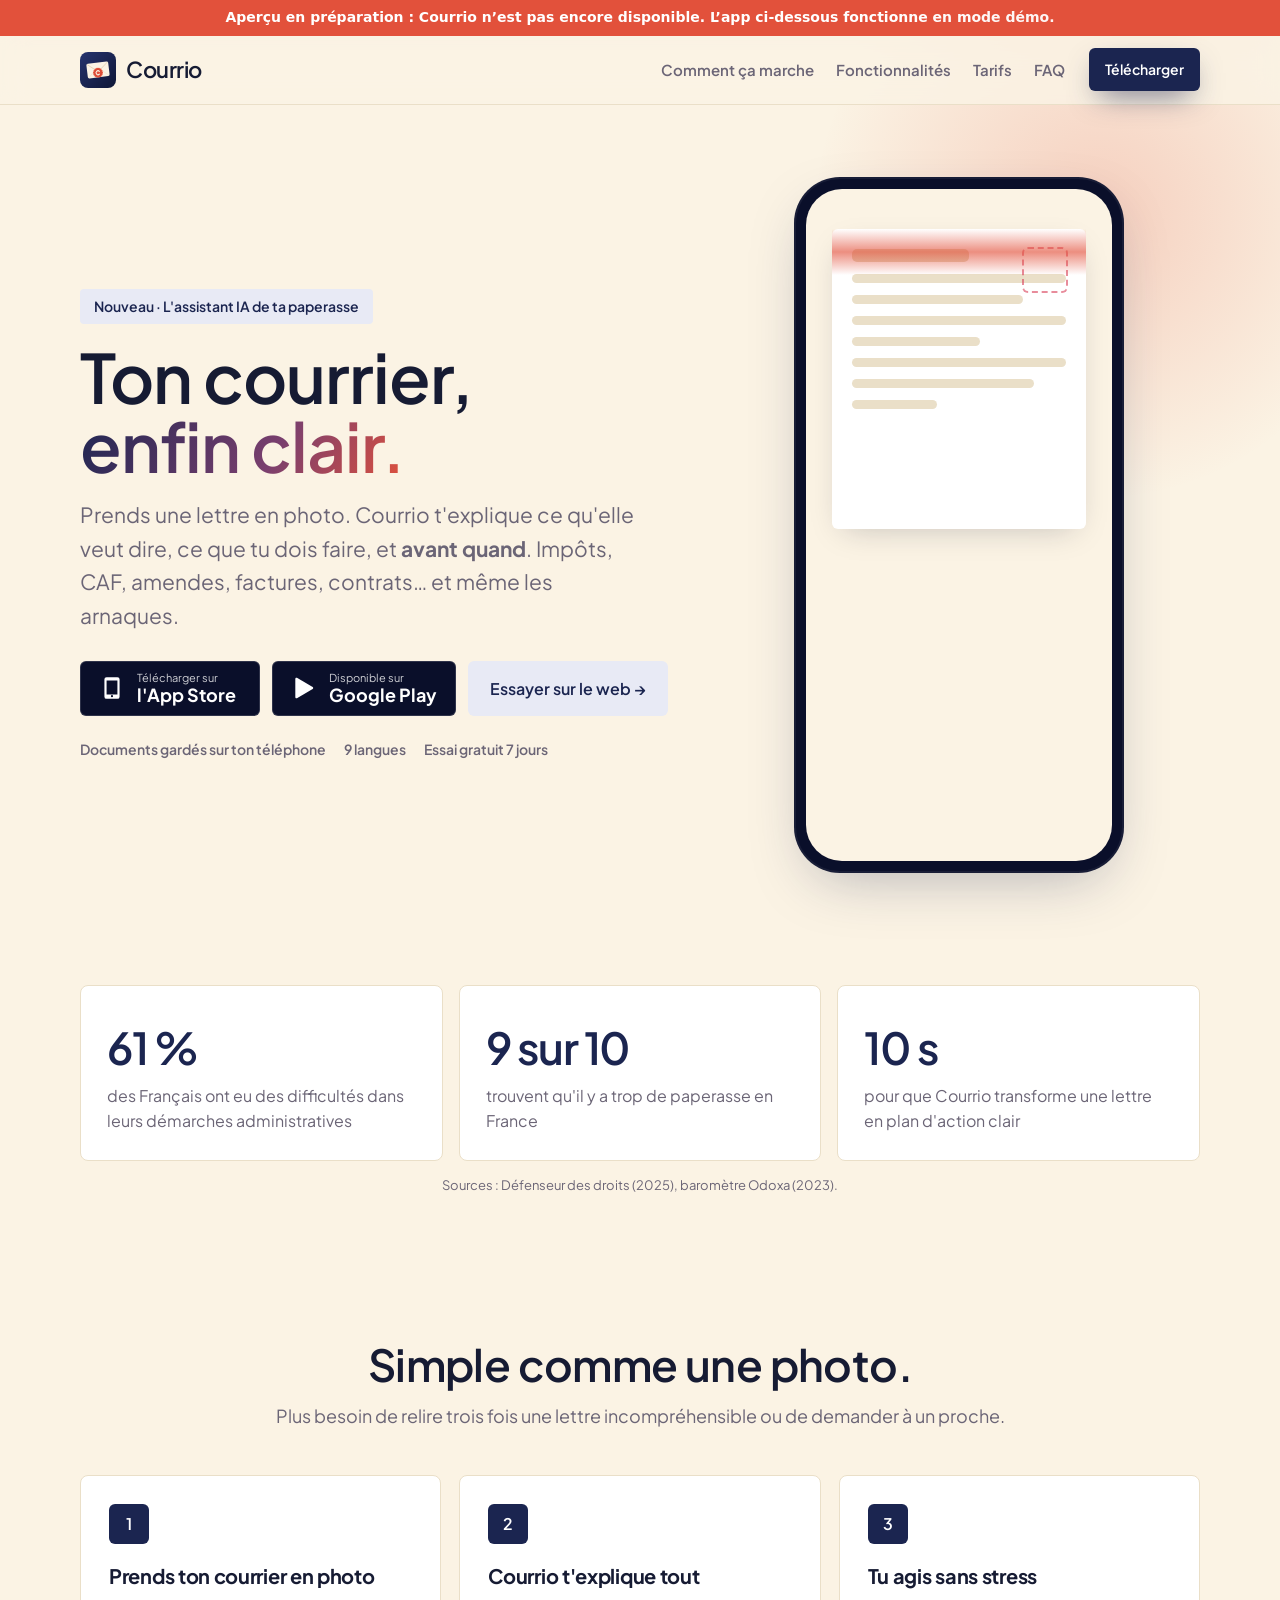
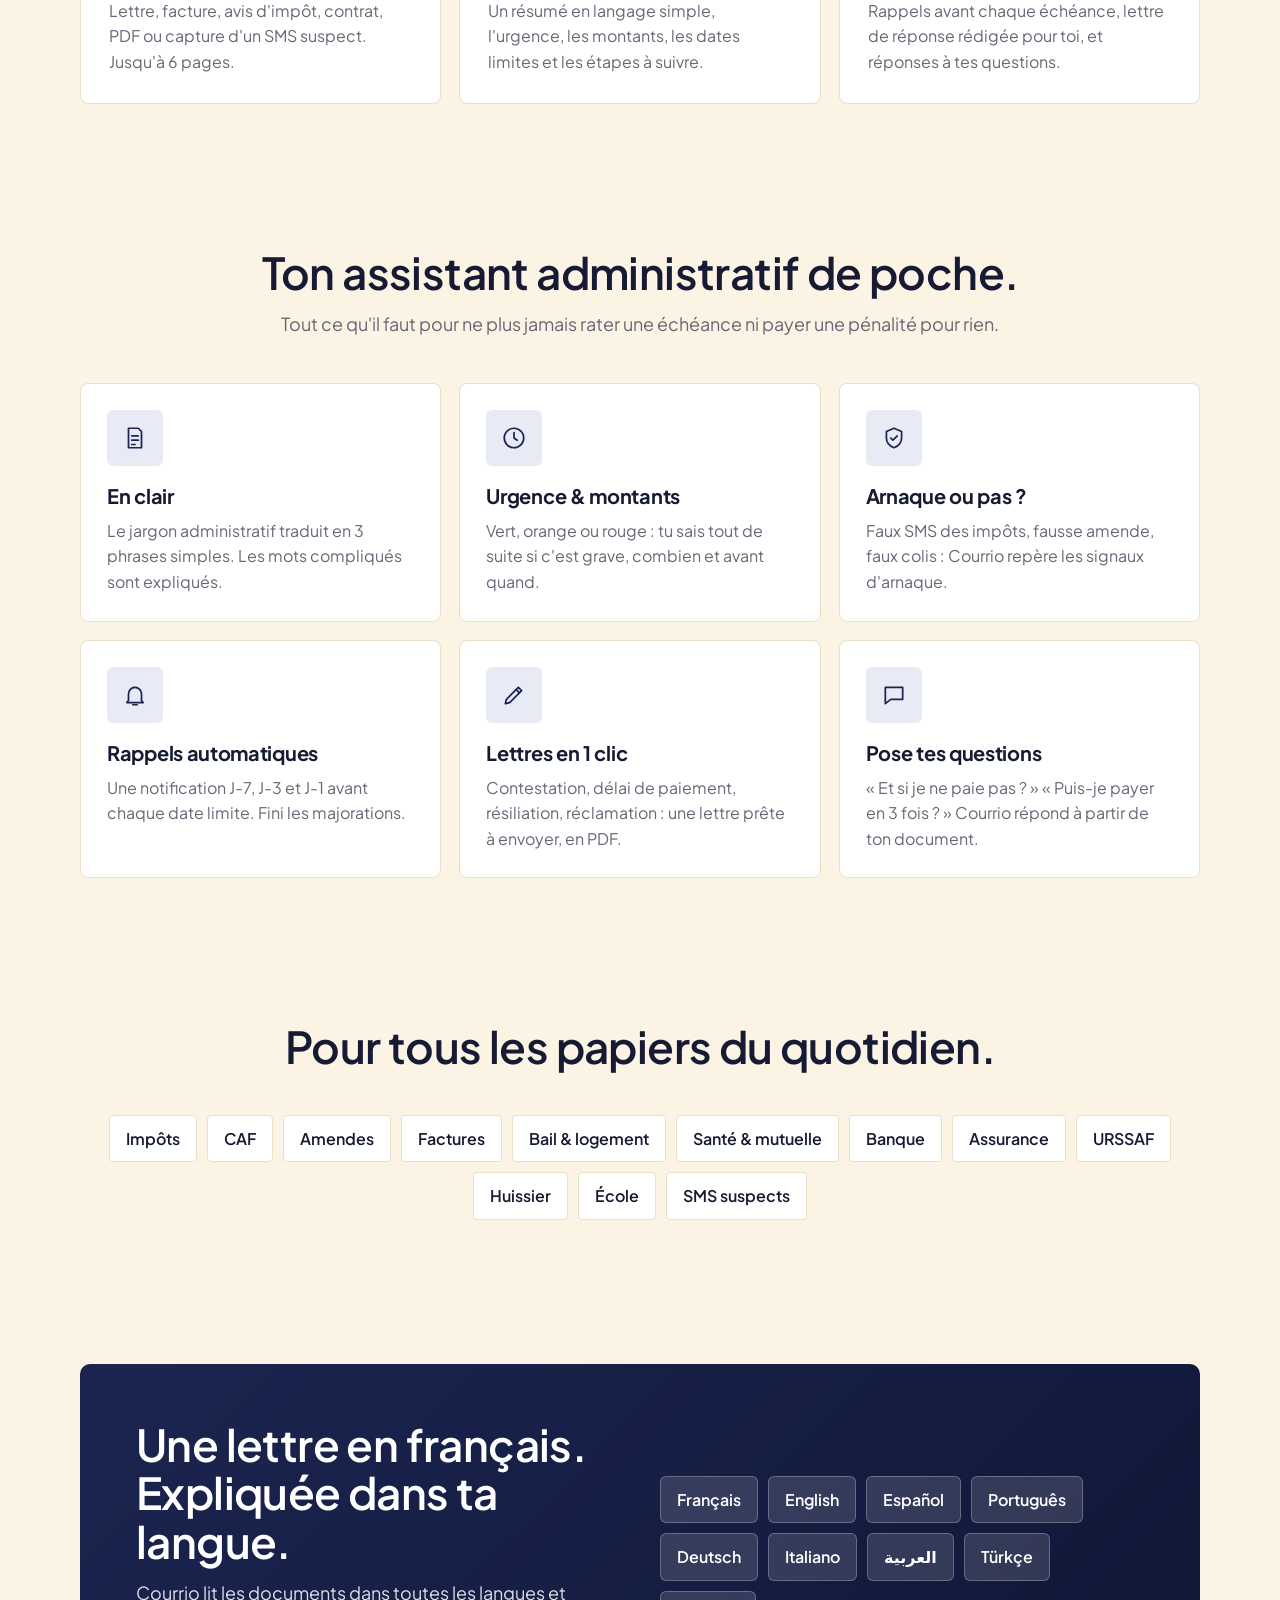
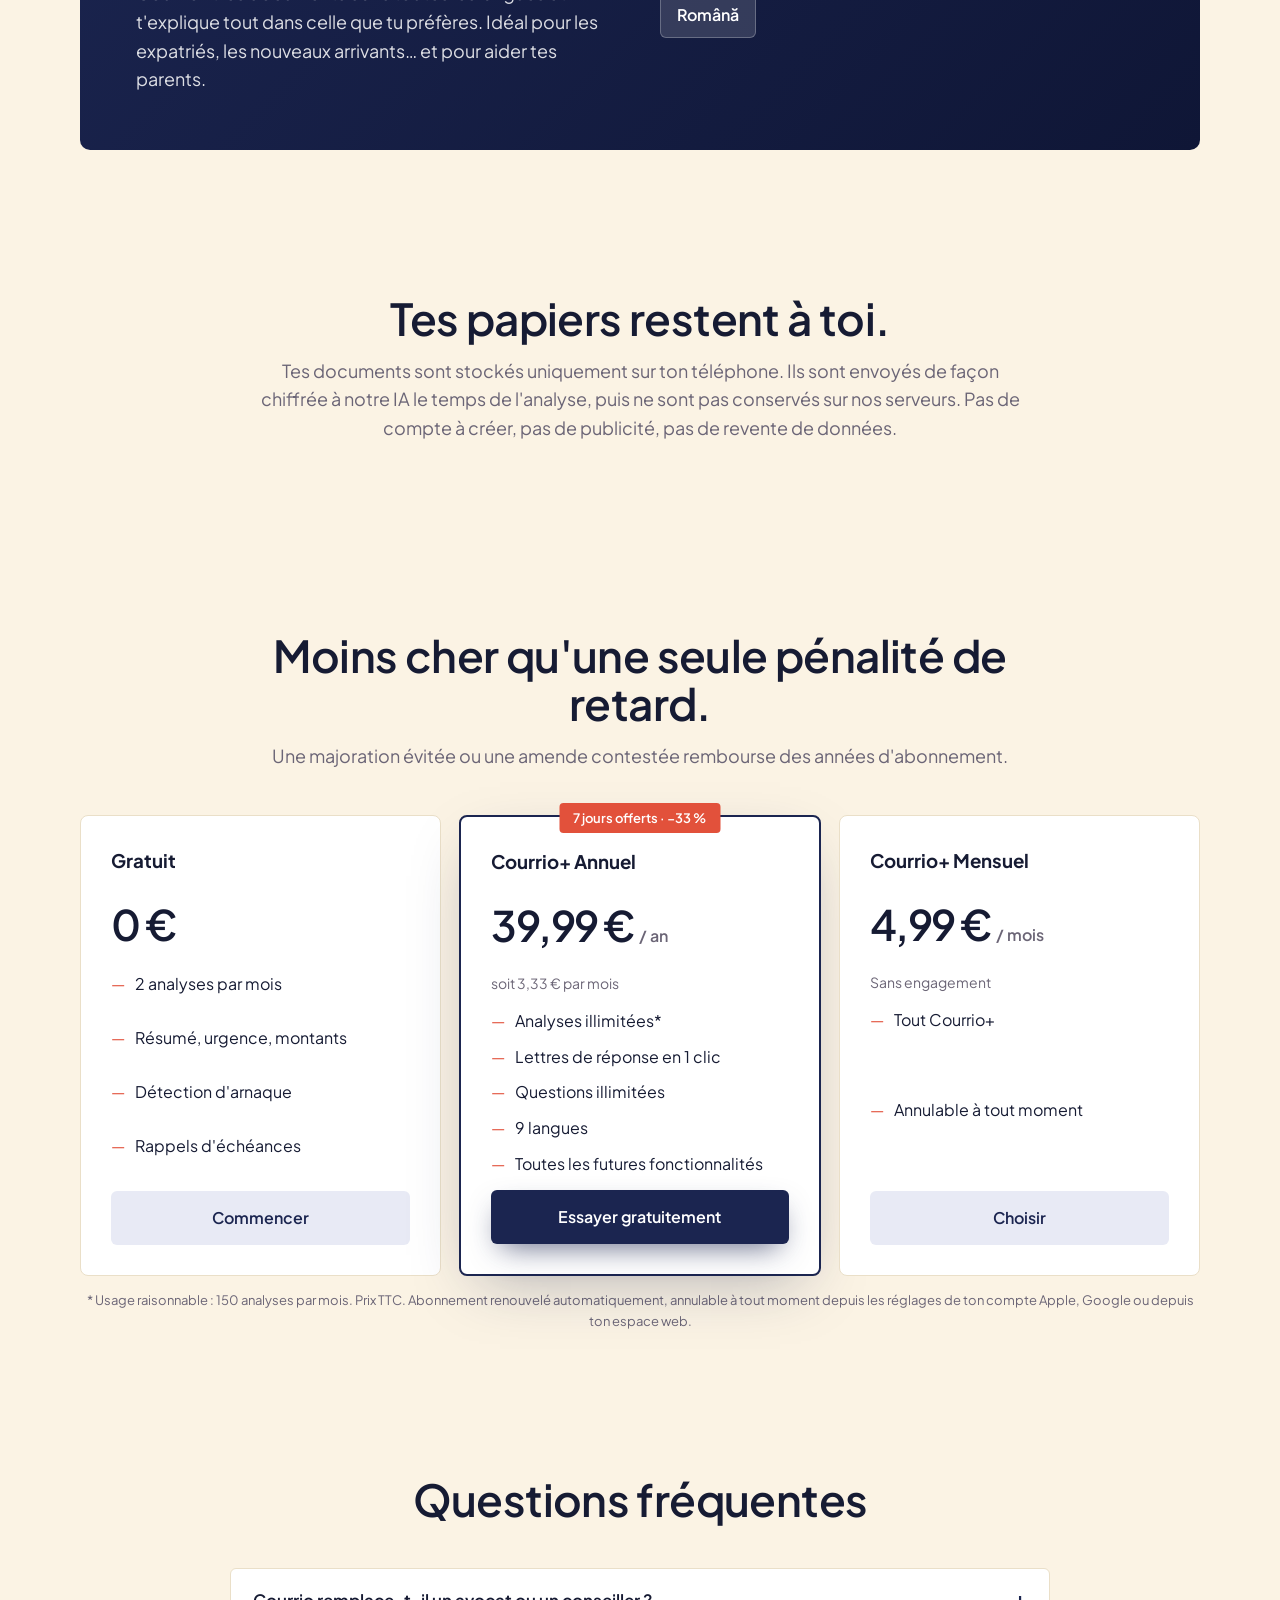
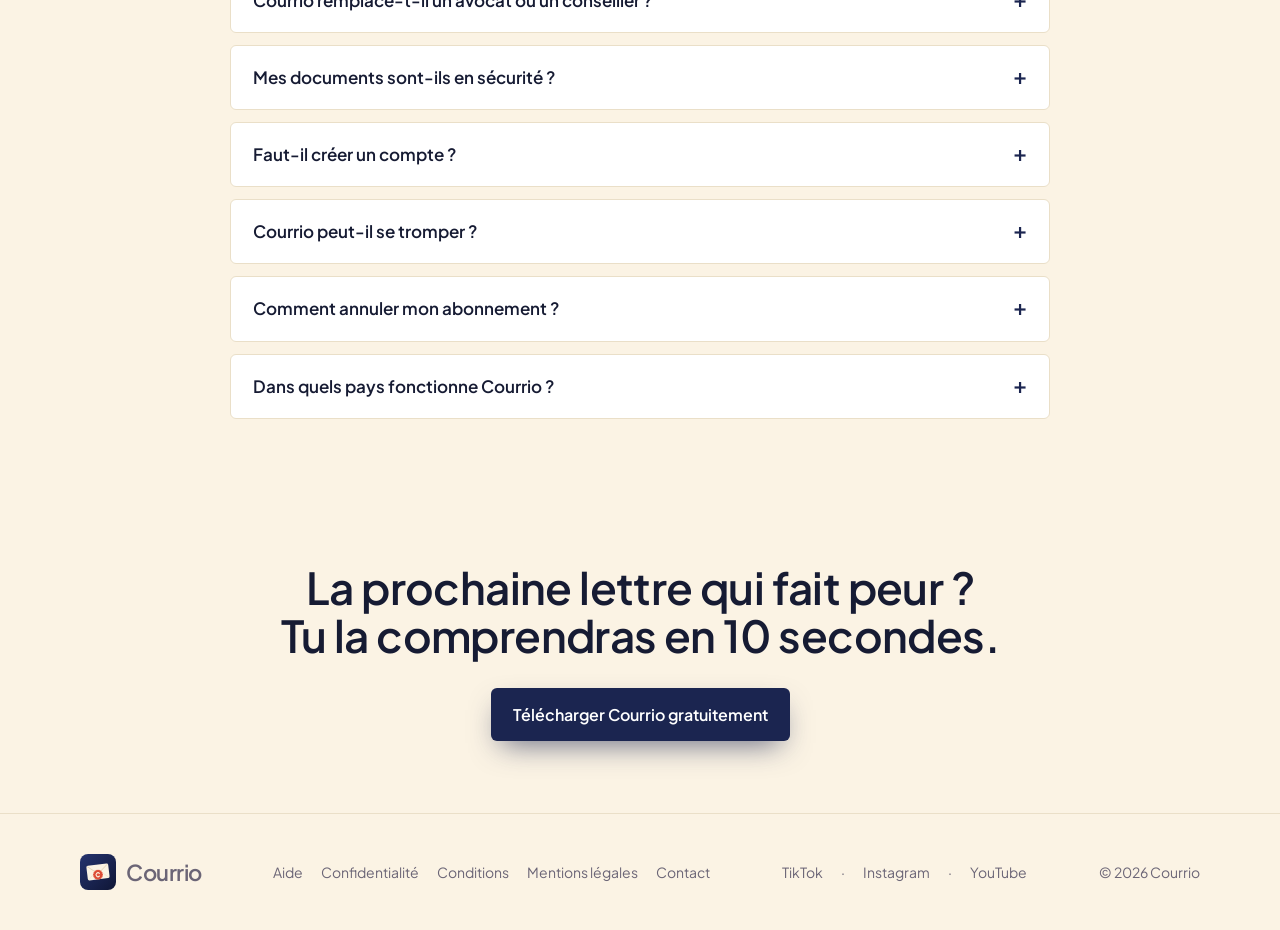
<file: index.html>
<!doctype html>
<html lang="fr">
<head>
  <meta name="robots" content="noindex, nofollow">
  <meta charset="utf-8">
  <meta name="viewport" content="width=device-width, initial-scale=1">
  <title>Courrio — Ton courrier, enfin clair</title>
  <meta name="description" content="Prends ton courrier en photo : Courrio t'explique ce qu'il veut dire, ce que tu dois faire et avant quand. Impôts, CAF, amendes, factures, contrats, arnaques. Rappels et lettres de réponse en 1 clic.">
  <meta name="theme-color" content="#1B2550">
  <link rel="icon" href="assets/logo.svg" type="image/svg+xml">
  <link rel="apple-touch-icon" href="assets/icon-180.png">
  <link rel="canonical" href="https://courrio.app/">
  <meta property="og:type" content="website">
  <meta property="og:title" content="Courrio — Ton courrier, enfin clair">
  <meta property="og:description" content="Une photo de ta lettre, et Courrio t'explique tout en 10 secondes : quoi faire, combien, avant quand. Anti-arnaque inclus.">
  <meta property="og:url" content="https://courrio.app/">
  <meta property="og:image" content="https://courrio.app/assets/og-image.png">
  <meta name="twitter:card" content="summary_large_image">
  <link rel="preconnect" href="https://fonts.googleapis.com">
  <link rel="preconnect" href="https://fonts.gstatic.com" crossorigin>
  <link href="https://fonts.googleapis.com/css2?family=Plus+Jakarta+Sans:wght@400;600;700;800&display=swap" rel="stylesheet">
  <link rel="stylesheet" href="assets/style.css">
  <script type="application/ld+json">
  {
    "@context": "https://schema.org",
    "@type": "SoftwareApplication",
    "name": "Courrio",
    "operatingSystem": "iOS, Android, Web",
    "applicationCategory": "ProductivityApplication",
    "description": "Assistant IA qui explique ton courrier administratif, détecte les arnaques, te rappelle les échéances et rédige tes lettres de réponse.",
    "offers": [
      { "@type": "Offer", "price": "4.99", "priceCurrency": "EUR", "name": "Courrio+ mensuel" },
      { "@type": "Offer", "price": "39.99", "priceCurrency": "EUR", "name": "Courrio+ annuel" }
    ]
  }
  </script>
</head>
<body>
<div style="background:#E2513B;color:#fff;text-align:center;padding:8px 12px;font:600 14px/1.4 system-ui,sans-serif">Aperçu en préparation : Courrio n’est pas encore disponible. L’app ci-dessous fonctionne en mode démo.</div>
  <header class="nav">
    <div class="container">
      <a class="brand" href="./"><img src="assets/logo.svg" alt="">Courrio</a>
      <nav class="nav-links" aria-label="Navigation principale">
        <a href="#comment">Comment ça marche</a>
        <a href="#fonctionnalites">Fonctionnalités</a>
        <a href="#tarifs">Tarifs</a>
        <a href="#faq">FAQ</a>
      </nav>
      <a class="btn btn-primary btn-small" href="#telecharger">Télécharger</a>
    </div>
  </header>

  <main>
    <section class="hero">
      <div class="container">
        <div>
          <span class="eyebrow">Nouveau · L'assistant IA de ta paperasse</span>
          <h1>Ton courrier,<br><em>enfin clair.</em></h1>
          <p class="lead">Prends une lettre en photo. Courrio t'explique ce qu'elle veut dire, ce que tu dois faire, et <strong>avant quand</strong>. Impôts, CAF, amendes, factures, contrats… et même les arnaques.</p>
          <div class="cta-row" id="telecharger">
            <a class="store" href="https://apps.apple.com/app/idXXXXXXXXXX" data-store="ios">
              <svg viewBox="0 0 24 24" fill="currentColor" aria-hidden="true"><path d="M7 2h10a2 2 0 0 1 2 2v16a2 2 0 0 1-2 2H7a2 2 0 0 1-2-2V4a2 2 0 0 1 2-2zm0 3v13h10V5H7zm4 14.5a1 1 0 1 0 2 0 1 1 0 0 0-2 0z"/></svg>
              <span><small>Télécharger sur</small><strong>l'App Store</strong></span>
            </a>
            <a class="store" href="https://play.google.com/store/apps/details?id=com.ovailo.courrio" data-store="android">
              <svg viewBox="0 0 24 24" fill="currentColor" aria-hidden="true"><path d="M4 3.5v17a1 1 0 0 0 1.5.86L20 12.86a1 1 0 0 0 0-1.72L5.5 2.64A1 1 0 0 0 4 3.5z"/></svg>
              <span><small>Disponible sur</small><strong>Google Play</strong></span>
            </a>
            <a class="btn btn-ghost" href="app/">Essayer sur le web →</a>
          </div>
          <div class="trust">
            <span>Documents gardés sur ton téléphone</span>
            <span>9 langues</span>
            <span>Essai gratuit 7 jours</span>
          </div>
        </div>

        <div class="phone" aria-label="Aperçu animé de l'application Courrio">
          <div class="screen">
            <div class="letter" aria-hidden="true">
              <div class="stamp"></div>
              <div class="l h"></div><div class="l"></div><div class="l" style="width:80%"></div><div class="l"></div>
              <div class="l" style="width:60%"></div><div class="l"></div><div class="l" style="width:85%"></div><div class="l" style="width:40%"></div>
            </div>
            <div class="beam" aria-hidden="true"></div>
            <div class="result">
              <div class="card"><span class="pill red">● Urgent</span><b>Avis de contravention</b>Tu as été flashé à 58 km/h au lieu de 50. Paie vite : 90 € au lieu de 135 €.</div>
              <div class="card"><b>À payer</b><span class="amount">90,00 €</span><br>avant le 8 novembre · dans 10 jours</div>
              <div class="card"><b>Ce que tu dois faire</b>– Vérifie la photo sur antai.gouv.fr<br>– Paie en ligne avec le n° de télépaiement</div>
              <div class="card"><span class="pill green">● Aucun signe d'arnaque</span><b>Rappel activé</b>J-7, J-3 et J-1</div>
            </div>
          </div>
        </div>
      </div>
    </section>

    <section class="reveal">
      <div class="container">
        <div class="stats">
          <div class="stat"><strong>61 %</strong><span>des Français ont eu des difficultés dans leurs démarches administratives</span></div>
          <div class="stat"><strong>9 sur 10</strong><span>trouvent qu'il y a trop de paperasse en France</span></div>
          <div class="stat"><strong>10 s</strong><span>pour que Courrio transforme une lettre en plan d'action clair</span></div>
        </div>
        <p class="source">Sources : Défenseur des droits (2025), baromètre Odoxa (2023).</p>
      </div>
    </section>

    <section id="comment" class="reveal">
      <div class="container">
        <div class="section-title">
          <h2>Simple comme une photo.</h2>
          <p>Plus besoin de relire trois fois une lettre incompréhensible ou de demander à un proche.</p>
        </div>
        <div class="steps">
          <div class="step"><h3>Prends ton courrier en photo</h3><p>Lettre, facture, avis d'impôt, contrat, PDF ou capture d'un SMS suspect. Jusqu'à 6 pages.</p></div>
          <div class="step"><h3>Courrio t'explique tout</h3><p>Un résumé en langage simple, l'urgence, les montants, les dates limites et les étapes à suivre.</p></div>
          <div class="step"><h3>Tu agis sans stress</h3><p>Rappels avant chaque échéance, lettre de réponse rédigée pour toi, et réponses à tes questions.</p></div>
        </div>
      </div>
    </section>

    <section id="fonctionnalites" class="reveal">
      <div class="container">
        <div class="section-title">
          <h2>Ton assistant administratif de poche.</h2>
          <p>Tout ce qu'il faut pour ne plus jamais rater une échéance ni payer une pénalité pour rien.</p>
        </div>
        <div class="features">
          <div class="feature"><div class="ico"><svg viewBox="0 0 24 24" fill="none" stroke="currentColor" stroke-width="1.6" stroke-linecap="round" stroke-linejoin="round" aria-hidden="true"><path d="M6 3h9l3 3v15H6z"/><path d="M9 10h6M9 14h6M9 18h3"/></svg></div><h3>En clair</h3><p>Le jargon administratif traduit en 3 phrases simples. Les mots compliqués sont expliqués.</p></div>
          <div class="feature"><div class="ico"><svg viewBox="0 0 24 24" fill="none" stroke="currentColor" stroke-width="1.6" stroke-linecap="round" stroke-linejoin="round" aria-hidden="true"><circle cx="12" cy="12" r="9"/><path d="M12 7v5l3 2"/></svg></div><h3>Urgence & montants</h3><p>Vert, orange ou rouge : tu sais tout de suite si c'est grave, combien et avant quand.</p></div>
          <div class="feature"><div class="ico"><svg viewBox="0 0 24 24" fill="none" stroke="currentColor" stroke-width="1.6" stroke-linecap="round" stroke-linejoin="round" aria-hidden="true"><path d="M12 3l7 3v6c0 4.5-3 7.5-7 9-4-1.5-7-4.5-7-9V6z"/><path d="M9 12l2 2 4-4"/></svg></div><h3>Arnaque ou pas ?</h3><p>Faux SMS des impôts, fausse amende, faux colis : Courrio repère les signaux d'arnaque.</p></div>
          <div class="feature"><div class="ico"><svg viewBox="0 0 24 24" fill="none" stroke="currentColor" stroke-width="1.6" stroke-linecap="round" stroke-linejoin="round" aria-hidden="true"><path d="M6 17V11a6 6 0 0112 0v6l1.5 2h-15z"/><path d="M10 21h4"/></svg></div><h3>Rappels automatiques</h3><p>Une notification J-7, J-3 et J-1 avant chaque date limite. Fini les majorations.</p></div>
          <div class="feature"><div class="ico"><svg viewBox="0 0 24 24" fill="none" stroke="currentColor" stroke-width="1.6" stroke-linecap="round" stroke-linejoin="round" aria-hidden="true"><path d="M4 20l4-1L19 8l-3-3L5 16z"/><path d="M14 7l3 3"/></svg></div><h3>Lettres en 1 clic</h3><p>Contestation, délai de paiement, résiliation, réclamation : une lettre prête à envoyer, en PDF.</p></div>
          <div class="feature"><div class="ico"><svg viewBox="0 0 24 24" fill="none" stroke="currentColor" stroke-width="1.6" stroke-linecap="round" stroke-linejoin="round" aria-hidden="true"><path d="M4 5h16v11H9l-5 4z"/></svg></div><h3>Pose tes questions</h3><p>« Et si je ne paie pas ? » « Puis-je payer en 3 fois ? » Courrio répond à partir de ton document.</p></div>
        </div>
      </div>
    </section>

    <section class="reveal">
      <div class="container">
        <div class="section-title">
          <h2>Pour tous les papiers du quotidien.</h2>
        </div>
        <div class="chips">
          <span class="chip">Impôts</span><span class="chip">CAF</span><span class="chip">Amendes</span><span class="chip">Factures</span>
          <span class="chip">Bail & logement</span><span class="chip">Santé & mutuelle</span><span class="chip">Banque</span><span class="chip">Assurance</span>
          <span class="chip">URSSAF</span><span class="chip">Huissier</span><span class="chip">École</span><span class="chip">SMS suspects</span>
        </div>
      </div>
    </section>

    <section class="reveal">
      <div class="container">
        <div class="band">
          <div>
            <h2>Une lettre en français. Expliquée dans ta langue.</h2>
            <p>Courrio lit les documents dans toutes les langues et t'explique tout dans celle que tu préfères. Idéal pour les expatriés, les nouveaux arrivants… et pour aider tes parents.</p>
          </div>
          <div class="langs">
            <span>Français</span><span>English</span><span>Español</span><span>Português</span><span>Deutsch</span>
            <span>Italiano</span><span>العربية</span><span>Türkçe</span><span>Română</span>
          </div>
        </div>
      </div>
    </section>

    <section class="reveal">
      <div class="container">
        <div class="section-title">
          <h2>Tes papiers restent à toi.</h2>
          <p>Tes documents sont stockés uniquement sur ton téléphone. Ils sont envoyés de façon chiffrée à notre IA le temps de l'analyse, puis ne sont pas conservés sur nos serveurs. Pas de compte à créer, pas de publicité, pas de revente de données.</p>
        </div>
      </div>
    </section>

    <section id="tarifs" class="reveal">
      <div class="container">
        <div class="section-title">
          <h2>Moins cher qu'une seule pénalité de retard.</h2>
          <p>Une majoration évitée ou une amende contestée rembourse des années d'abonnement.</p>
        </div>
        <div class="pricing">
          <div class="plan">
            <h3>Gratuit</h3>
            <div class="price">0 €</div>
            <ul><li>2 analyses par mois</li><li>Résumé, urgence, montants</li><li>Détection d'arnaque</li><li>Rappels d'échéances</li></ul>
            <a class="btn btn-ghost" href="#telecharger">Commencer</a>
          </div>
          <div class="plan best">
            <span class="tag">7 jours offerts · −33 %</span>
            <h3>Courrio+ Annuel</h3>
            <div class="price">39,99 € <small>/ an</small></div>
            <p class="muted">soit 3,33 € par mois</p>
            <ul><li>Analyses illimitées*</li><li>Lettres de réponse en 1 clic</li><li>Questions illimitées</li><li>9 langues</li><li>Toutes les futures fonctionnalités</li></ul>
            <a class="btn btn-primary" href="#telecharger">Essayer gratuitement</a>
          </div>
          <div class="plan">
            <h3>Courrio+ Mensuel</h3>
            <div class="price">4,99 € <small>/ mois</small></div>
            <p class="muted">Sans engagement</p>
            <ul><li>Tout Courrio+</li><li>Annulable à tout moment</li></ul>
            <a class="btn btn-ghost" href="#telecharger">Choisir</a>
          </div>
        </div>
        <p class="source">* Usage raisonnable : 150 analyses par mois. Prix TTC. Abonnement renouvelé automatiquement, annulable à tout moment depuis les réglages de ton compte Apple, Google ou depuis ton espace web.</p>
      </div>
    </section>

    <section id="faq" class="reveal">
      <div class="container">
        <div class="section-title"><h2>Questions fréquentes</h2></div>
        <div class="faq">
          <details><summary>Courrio remplace-t-il un avocat ou un conseiller ?</summary><p>Non. Courrio t'aide à comprendre tes documents et à agir, mais ne donne pas de conseil juridique. Pour les situations graves (tribunal, dettes importantes, titre de séjour), Courrio t'oriente vers les bons interlocuteurs gratuits comme France Services.</p></details>
          <details><summary>Mes documents sont-ils en sécurité ?</summary><p>Oui. Ils restent sur ton téléphone. Lors d'une analyse, l'image est envoyée de façon chiffrée à notre fournisseur d'IA, qui ne l'utilise pas pour entraîner ses modèles, et nous ne la conservons pas sur nos serveurs.</p></details>
          <details><summary>Faut-il créer un compte ?</summary><p>Non, tu peux commencer immédiatement. Ton abonnement est lié à ton compte Apple ou Google, et tu peux le restaurer sur un nouvel appareil.</p></details>
          <details><summary>Courrio peut-il se tromper ?</summary><p>Comme toute IA, Courrio peut faire des erreurs, surtout si la photo est floue. Il indique son niveau de confiance et ce qu'il faut vérifier. Vérifie toujours les dates et montants importants sur le document original.</p></details>
          <details><summary>Comment annuler mon abonnement ?</summary><p>En deux clics dans les réglages de ton compte Apple (Abonnements) ou Google Play (Paiements et abonnements). Sur le web, depuis le lien reçu par e-mail. Tu gardes l'accès jusqu'à la fin de la période payée.</p></details>
          <details><summary>Dans quels pays fonctionne Courrio ?</summary><p>Courrio est optimisé pour les courriers français, belges, suisses et canadiens, mais comprend les documents de tous les pays et dans toutes les langues.</p></details>
        </div>
      </div>
    </section>

    <section class="final reveal">
      <div class="container">
        <h2>La prochaine lettre qui fait peur ?<br>Tu la comprendras en 10 secondes.</h2>
        <div class="cta-row">
          <a class="btn btn-primary" href="#telecharger">Télécharger Courrio gratuitement</a>
        </div>
      </div>
    </section>
  </main>

  <footer>
    <div class="container">
      <a class="brand" href="./"><img src="assets/logo.svg" alt="">Courrio</a>
      <nav aria-label="Liens légaux">
        <a href="aide.html">Aide</a>
        <a href="confidentialite.html">Confidentialité</a>
        <a href="conditions.html">Conditions</a>
        <a href="mentions-legales.html">Mentions légales</a>
        <a href="mailto:support@courrio.app">Contact</a>
      </nav>
      <nav class="socials-text" aria-label="Réseaux sociaux">
        <a href="https://www.tiktok.com/@courrio.app">TikTok</a> ·
        <a href="https://www.instagram.com/courrio.app">Instagram</a> ·
        <a href="https://www.youtube.com/@courrioapp">YouTube</a>
      </nav>
      <span>© 2026 Courrio</span>
    </div>
  </footer>

  <script>
    // Reveal sections on scroll.
    const io = new IntersectionObserver((entries) => {
      entries.forEach((e) => { if (e.isIntersecting) { e.target.classList.add('in'); io.unobserve(e.target); } });
    }, { threshold: 0.12 });
    document.querySelectorAll('.reveal').forEach((el) => io.observe(el));

    // Point visitors to the right store for their phone.
    const ua = navigator.userAgent;
    const platform = /iPhone|iPad|iPod/.test(ua) ? 'ios' : /Android/.test(ua) ? 'android' : null;
    if (platform) document.querySelectorAll('[data-store]').forEach((a) => { if (a.dataset.store !== platform) a.style.display = 'none'; });
  </script>
</body>
</html>
</file>
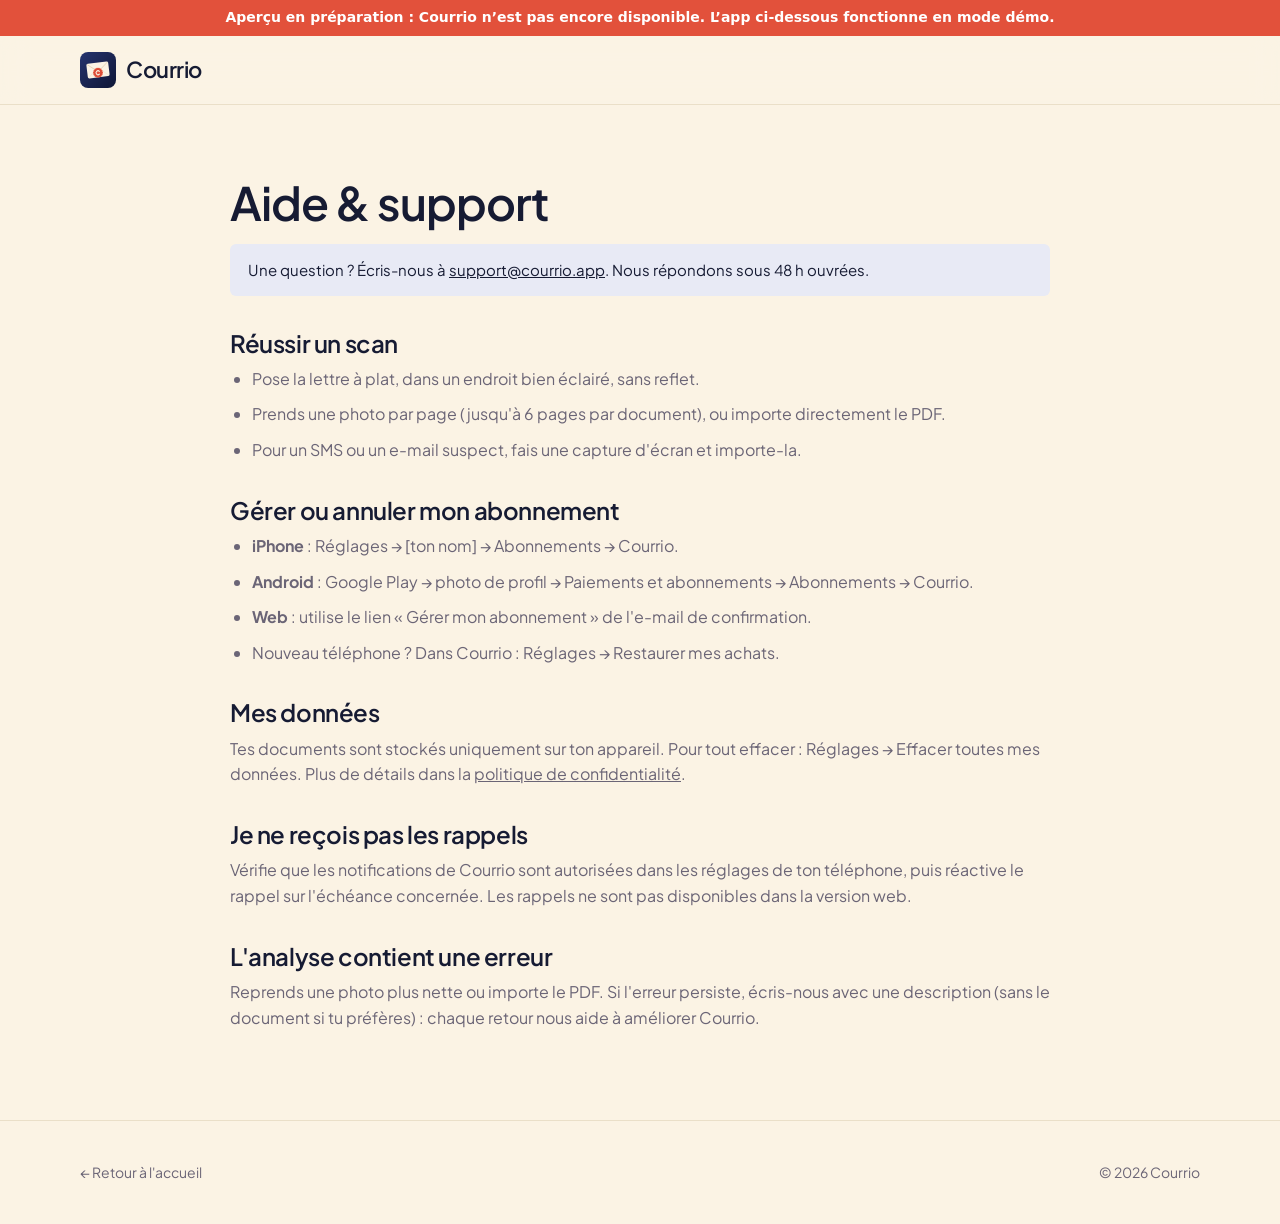
<file: aide.html>
<!doctype html>
<html lang="fr">
<head>
  <meta name="robots" content="noindex, nofollow">
  <meta charset="utf-8">
  <meta name="viewport" content="width=device-width, initial-scale=1">
  <title>Aide — Courrio</title>
  <meta name="description" content="Aide et support de l'application Courrio : abonnement, confidentialité, utilisation.">
  <link rel="icon" href="assets/logo.svg" type="image/svg+xml">
  <link href="https://fonts.googleapis.com/css2?family=Plus+Jakarta+Sans:wght@400;600;700;800&display=swap" rel="stylesheet">
  <link rel="stylesheet" href="assets/style.css">
</head>
<body>
<div style="background:#E2513B;color:#fff;text-align:center;padding:8px 12px;font:600 14px/1.4 system-ui,sans-serif">Aperçu en préparation : Courrio n’est pas encore disponible. L’app ci-dessous fonctionne en mode démo.</div>
  <header class="nav"><div class="container"><a class="brand" href="./"><img src="assets/logo.svg" alt="">Courrio</a></div></header>
  <main class="container legal">
    <h1>Aide & support</h1>
    <p class="note">Une question ? Écris-nous à <a href="mailto:support@courrio.app">support@courrio.app</a>. Nous répondons sous 48 h ouvrées.</p>

    <h2 id="scan">Réussir un scan</h2>
    <ul>
      <li>Pose la lettre à plat, dans un endroit bien éclairé, sans reflet.</li>
      <li>Prends une photo par page (jusqu'à 6 pages par document), ou importe directement le PDF.</li>
      <li>Pour un SMS ou un e-mail suspect, fais une capture d'écran et importe-la.</li>
    </ul>

    <h2 id="abonnement">Gérer ou annuler mon abonnement</h2>
    <ul>
      <li><strong>iPhone</strong> : Réglages → [ton nom] → Abonnements → Courrio.</li>
      <li><strong>Android</strong> : Google Play → photo de profil → Paiements et abonnements → Abonnements → Courrio.</li>
      <li><strong>Web</strong> : utilise le lien « Gérer mon abonnement » de l'e-mail de confirmation.</li>
      <li>Nouveau téléphone ? Dans Courrio : Réglages → Restaurer mes achats.</li>
    </ul>

    <h2 id="donnees">Mes données</h2>
    <p>Tes documents sont stockés uniquement sur ton appareil. Pour tout effacer : Réglages → Effacer toutes mes données. Plus de détails dans la <a href="confidentialite.html">politique de confidentialité</a>.</p>

    <h2 id="rappels">Je ne reçois pas les rappels</h2>
    <p>Vérifie que les notifications de Courrio sont autorisées dans les réglages de ton téléphone, puis réactive le rappel sur l'échéance concernée. Les rappels ne sont pas disponibles dans la version web.</p>

    <h2 id="erreur">L'analyse contient une erreur</h2>
    <p>Reprends une photo plus nette ou importe le PDF. Si l'erreur persiste, écris-nous avec une description (sans le document si tu préfères) : chaque retour nous aide à améliorer Courrio.</p>
  </main>
  <footer><div class="container"><a href="./">← Retour à l'accueil</a><span>© 2026 Courrio</span></div></footer>
</body>
</html>
</file>
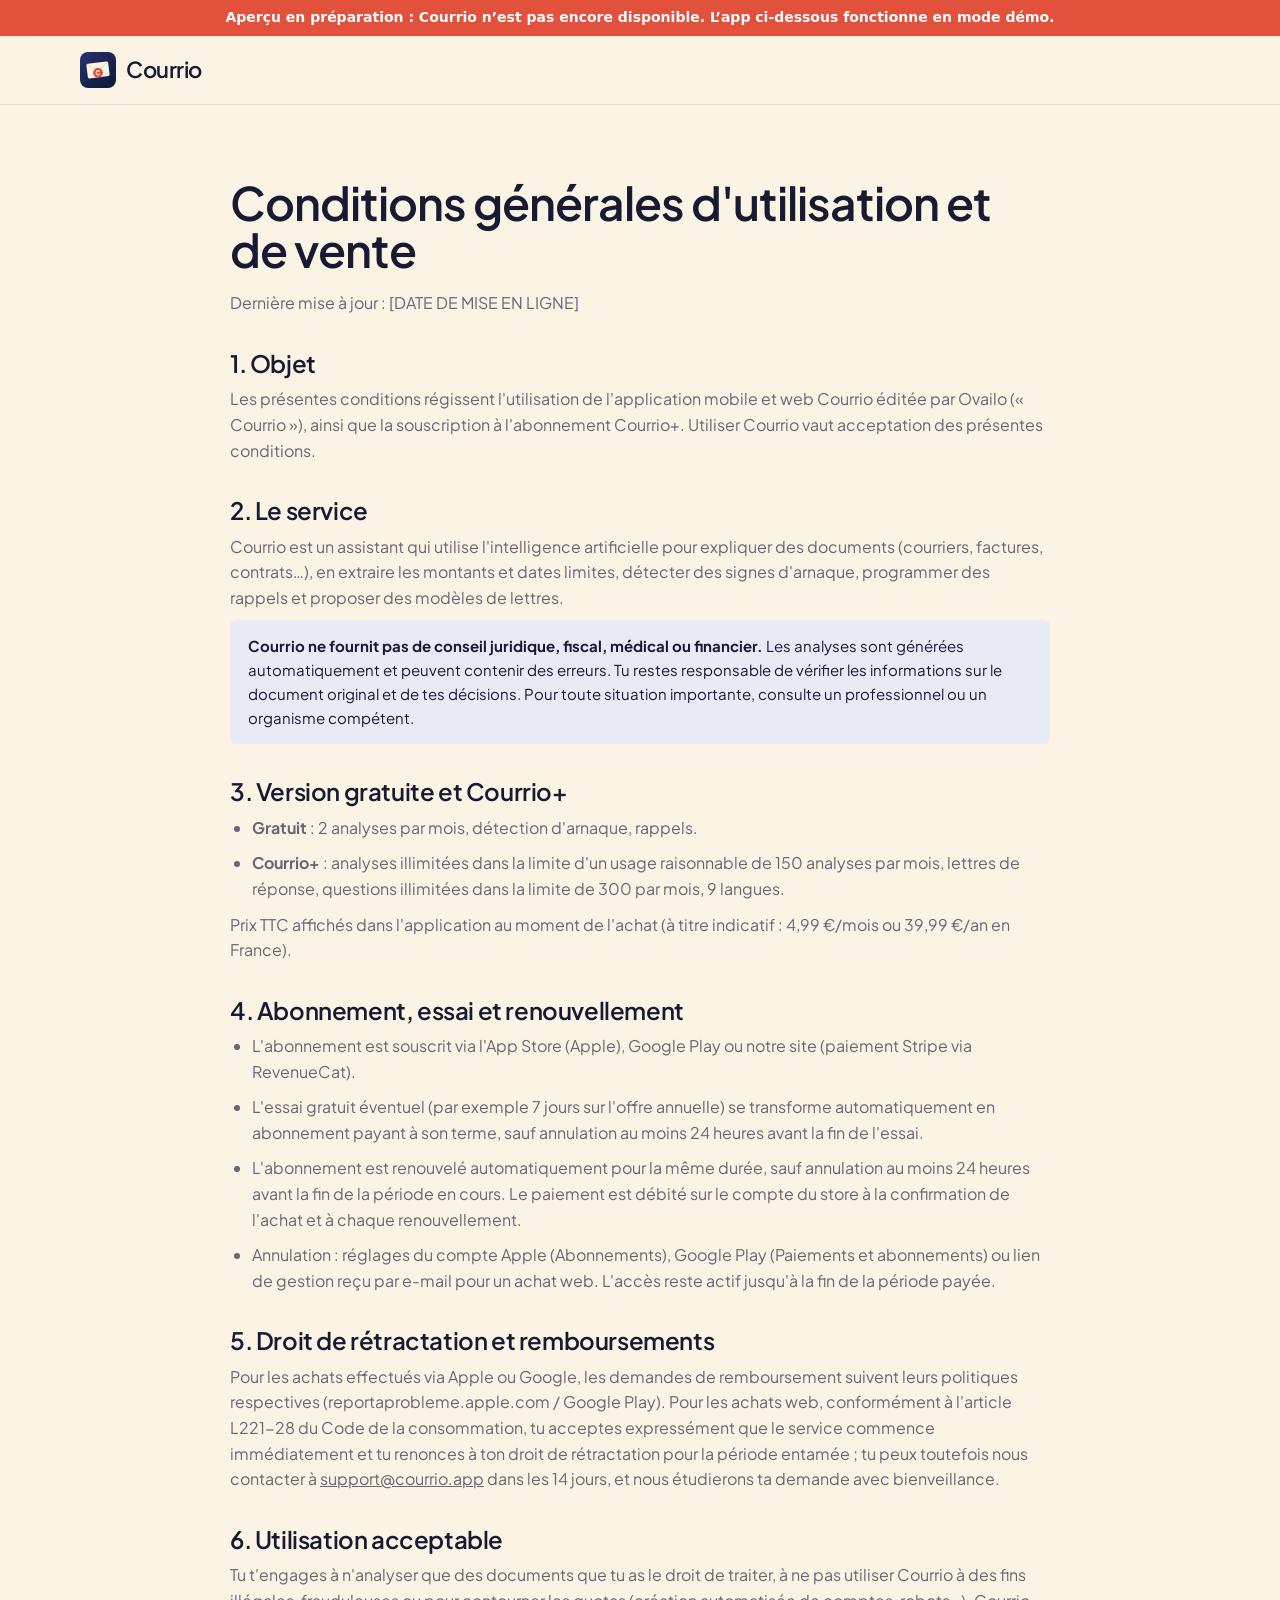
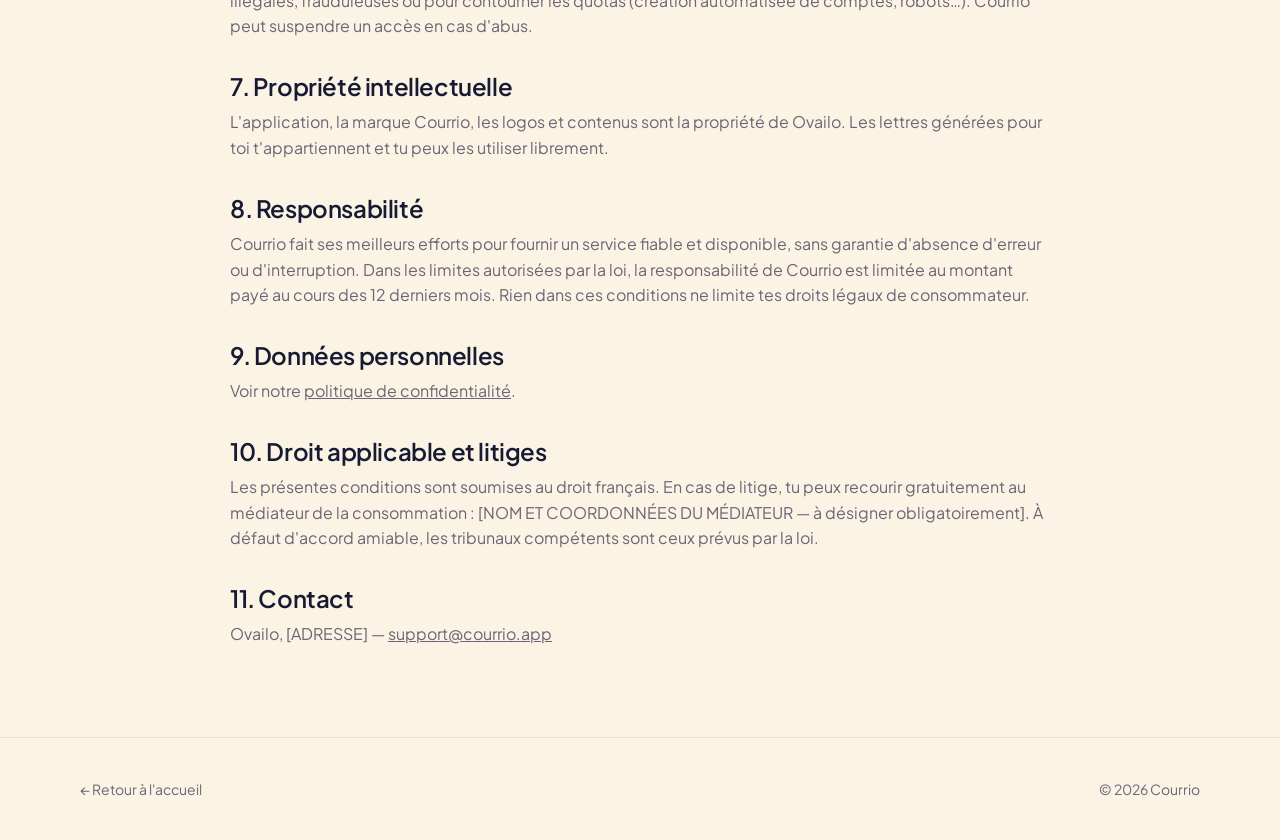
<file: conditions.html>
<!doctype html>
<html lang="fr">
<head>
  <meta name="robots" content="noindex, nofollow">
  <meta charset="utf-8">
  <meta name="viewport" content="width=device-width, initial-scale=1">
  <title>Conditions d'utilisation — Courrio</title>
  <meta name="description" content="Conditions générales d'utilisation et de vente de Courrio.">
  <link rel="icon" href="assets/logo.svg" type="image/svg+xml">
  <link href="https://fonts.googleapis.com/css2?family=Plus+Jakarta+Sans:wght@400;600;700;800&display=swap" rel="stylesheet">
  <link rel="stylesheet" href="assets/style.css">
</head>
<body>
<div style="background:#E2513B;color:#fff;text-align:center;padding:8px 12px;font:600 14px/1.4 system-ui,sans-serif">Aperçu en préparation : Courrio n’est pas encore disponible. L’app ci-dessous fonctionne en mode démo.</div>
  <header class="nav"><div class="container"><a class="brand" href="./"><img src="assets/logo.svg" alt="">Courrio</a></div></header>
  <main class="container legal">
    <h1>Conditions générales d'utilisation et de vente</h1>
    <p>Dernière mise à jour : [DATE DE MISE EN LIGNE]</p>

    <h2>1. Objet</h2>
    <p>Les présentes conditions régissent l'utilisation de l'application mobile et web Courrio éditée par Ovailo (« Courrio »), ainsi que la souscription à l'abonnement Courrio+. Utiliser Courrio vaut acceptation des présentes conditions.</p>

    <h2>2. Le service</h2>
    <p>Courrio est un assistant qui utilise l'intelligence artificielle pour expliquer des documents (courriers, factures, contrats…), en extraire les montants et dates limites, détecter des signes d'arnaque, programmer des rappels et proposer des modèles de lettres.</p>
    <p class="note"><strong>Courrio ne fournit pas de conseil juridique, fiscal, médical ou financier.</strong> Les analyses sont générées automatiquement et peuvent contenir des erreurs. Tu restes responsable de vérifier les informations sur le document original et de tes décisions. Pour toute situation importante, consulte un professionnel ou un organisme compétent.</p>

    <h2>3. Version gratuite et Courrio+</h2>
    <ul>
      <li><strong>Gratuit</strong> : 2 analyses par mois, détection d'arnaque, rappels.</li>
      <li><strong>Courrio+</strong> : analyses illimitées dans la limite d'un usage raisonnable de 150 analyses par mois, lettres de réponse, questions illimitées dans la limite de 300 par mois, 9 langues.</li>
    </ul>
    <p>Prix TTC affichés dans l'application au moment de l'achat (à titre indicatif : 4,99 €/mois ou 39,99 €/an en France).</p>

    <h2>4. Abonnement, essai et renouvellement</h2>
    <ul>
      <li>L'abonnement est souscrit via l'App Store (Apple), Google Play ou notre site (paiement Stripe via RevenueCat).</li>
      <li>L'essai gratuit éventuel (par exemple 7 jours sur l'offre annuelle) se transforme automatiquement en abonnement payant à son terme, sauf annulation au moins 24 heures avant la fin de l'essai.</li>
      <li>L'abonnement est renouvelé automatiquement pour la même durée, sauf annulation au moins 24 heures avant la fin de la période en cours. Le paiement est débité sur le compte du store à la confirmation de l'achat et à chaque renouvellement.</li>
      <li>Annulation : réglages du compte Apple (Abonnements), Google Play (Paiements et abonnements) ou lien de gestion reçu par e-mail pour un achat web. L'accès reste actif jusqu'à la fin de la période payée.</li>
    </ul>

    <h2>5. Droit de rétractation et remboursements</h2>
    <p>Pour les achats effectués via Apple ou Google, les demandes de remboursement suivent leurs politiques respectives (reportaprobleme.apple.com / Google Play). Pour les achats web, conformément à l'article L221-28 du Code de la consommation, tu acceptes expressément que le service commence immédiatement et tu renonces à ton droit de rétractation pour la période entamée ; tu peux toutefois nous contacter à <a href="mailto:support@courrio.app">support@courrio.app</a> dans les 14 jours, et nous étudierons ta demande avec bienveillance.</p>

    <h2>6. Utilisation acceptable</h2>
    <p>Tu t'engages à n'analyser que des documents que tu as le droit de traiter, à ne pas utiliser Courrio à des fins illégales, frauduleuses ou pour contourner les quotas (création automatisée de comptes, robots…). Courrio peut suspendre un accès en cas d'abus.</p>

    <h2>7. Propriété intellectuelle</h2>
    <p>L'application, la marque Courrio, les logos et contenus sont la propriété de Ovailo. Les lettres générées pour toi t'appartiennent et tu peux les utiliser librement.</p>

    <h2>8. Responsabilité</h2>
    <p>Courrio fait ses meilleurs efforts pour fournir un service fiable et disponible, sans garantie d'absence d'erreur ou d'interruption. Dans les limites autorisées par la loi, la responsabilité de Courrio est limitée au montant payé au cours des 12 derniers mois. Rien dans ces conditions ne limite tes droits légaux de consommateur.</p>

    <h2>9. Données personnelles</h2>
    <p>Voir notre <a href="confidentialite.html">politique de confidentialité</a>.</p>

    <h2>10. Droit applicable et litiges</h2>
    <p>Les présentes conditions sont soumises au droit français. En cas de litige, tu peux recourir gratuitement au médiateur de la consommation : [NOM ET COORDONNÉES DU MÉDIATEUR — à désigner obligatoirement]. À défaut d'accord amiable, les tribunaux compétents sont ceux prévus par la loi.</p>

    <h2>11. Contact</h2>
    <p>Ovailo, [ADRESSE] — <a href="mailto:support@courrio.app">support@courrio.app</a></p>
  </main>
  <footer><div class="container"><a href="./">← Retour à l'accueil</a><span>© 2026 Courrio</span></div></footer>
</body>
</html>
</file>
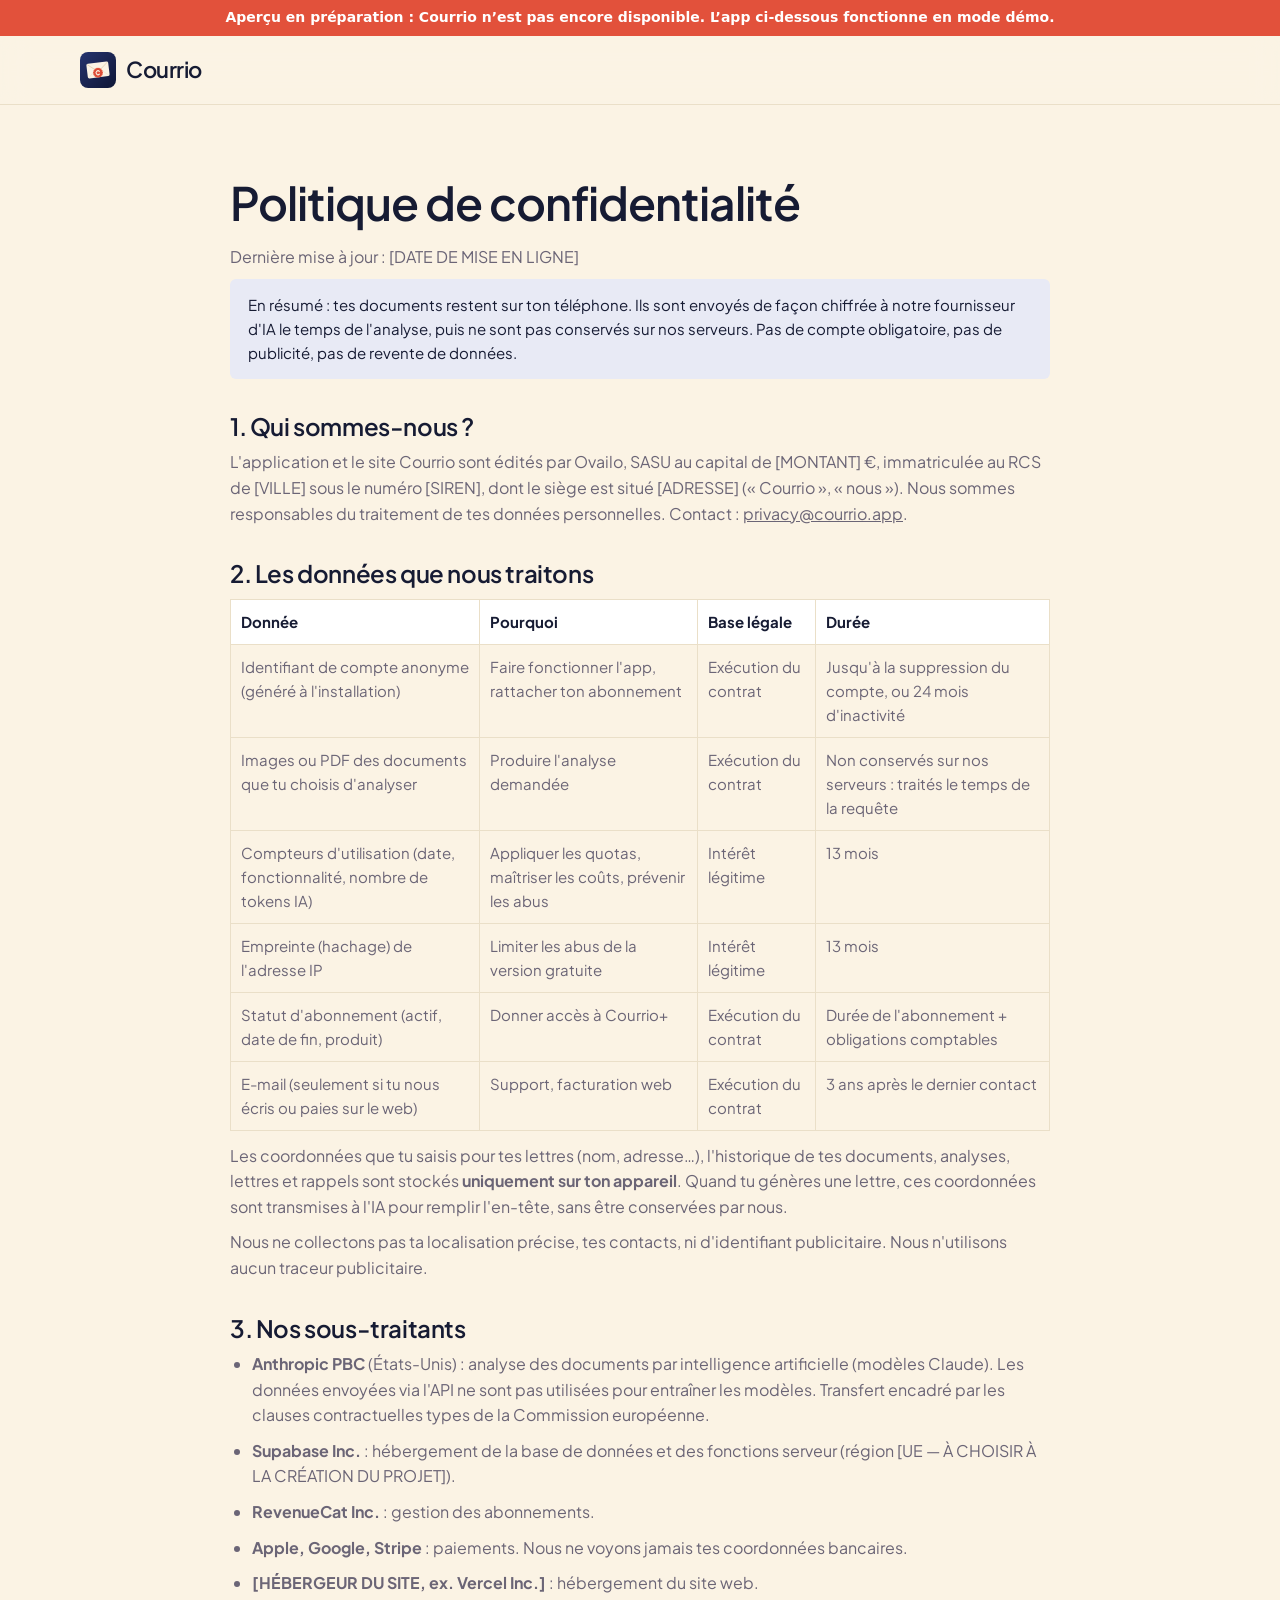
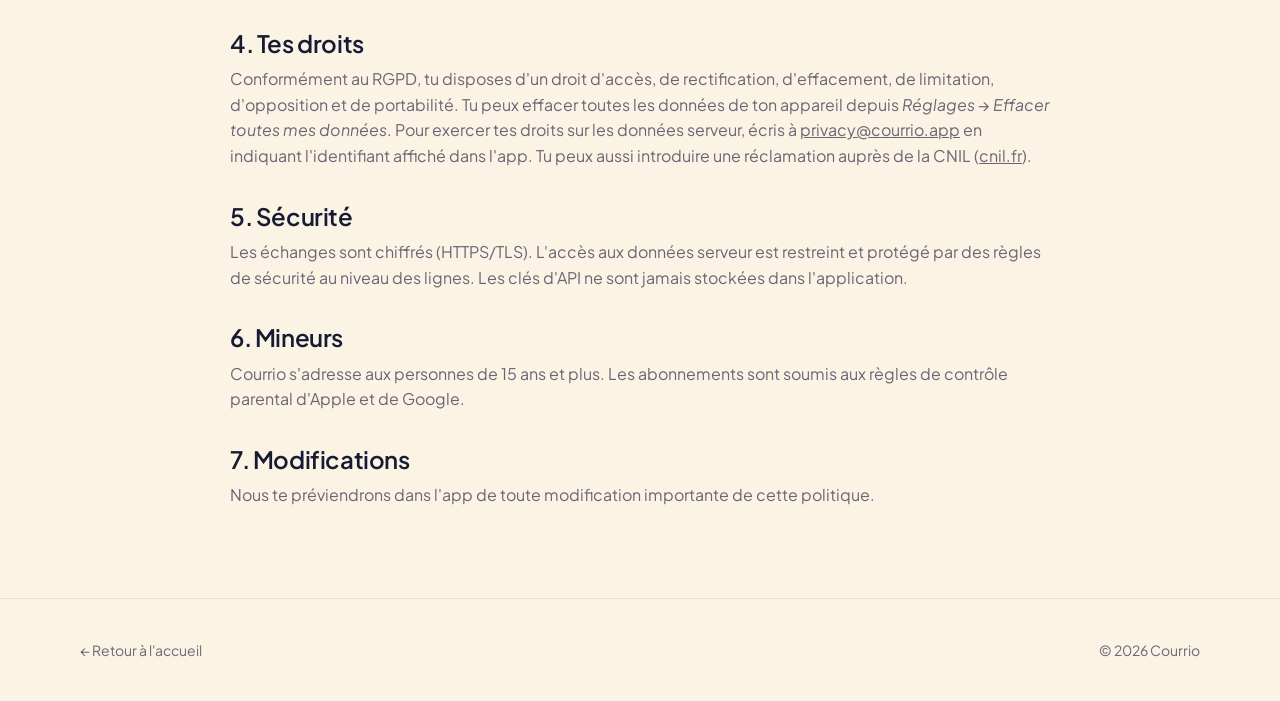
<file: confidentialite.html>
<!doctype html>
<html lang="fr">
<head>
  <meta name="robots" content="noindex, nofollow">
  <meta charset="utf-8">
  <meta name="viewport" content="width=device-width, initial-scale=1">
  <title>Confidentialité — Courrio</title>
  <meta name="description" content="Politique de confidentialité de l'application Courrio.">
  <link rel="icon" href="assets/logo.svg" type="image/svg+xml">
  <link href="https://fonts.googleapis.com/css2?family=Plus+Jakarta+Sans:wght@400;600;700;800&display=swap" rel="stylesheet">
  <link rel="stylesheet" href="assets/style.css">
</head>
<body>
<div style="background:#E2513B;color:#fff;text-align:center;padding:8px 12px;font:600 14px/1.4 system-ui,sans-serif">Aperçu en préparation : Courrio n’est pas encore disponible. L’app ci-dessous fonctionne en mode démo.</div>
  <header class="nav"><div class="container"><a class="brand" href="./"><img src="assets/logo.svg" alt="">Courrio</a></div></header>
  <main class="container legal">
    <h1>Politique de confidentialité</h1>
    <p>Dernière mise à jour : [DATE DE MISE EN LIGNE]</p>
    <p class="note">En résumé : tes documents restent sur ton téléphone. Ils sont envoyés de façon chiffrée à notre fournisseur d'IA le temps de l'analyse, puis ne sont pas conservés sur nos serveurs. Pas de compte obligatoire, pas de publicité, pas de revente de données.</p>

    <h2>1. Qui sommes-nous ?</h2>
    <p>L'application et le site Courrio sont édités par Ovailo, SASU au capital de [MONTANT] €, immatriculée au RCS de [VILLE] sous le numéro [SIREN], dont le siège est situé [ADRESSE] (« Courrio », « nous »). Nous sommes responsables du traitement de tes données personnelles. Contact : <a href="mailto:privacy@courrio.app">privacy@courrio.app</a>.</p>

    <h2>2. Les données que nous traitons</h2>
    <table>
      <tr><th>Donnée</th><th>Pourquoi</th><th>Base légale</th><th>Durée</th></tr>
      <tr><td>Identifiant de compte anonyme (généré à l'installation)</td><td>Faire fonctionner l'app, rattacher ton abonnement</td><td>Exécution du contrat</td><td>Jusqu'à la suppression du compte, ou 24 mois d'inactivité</td></tr>
      <tr><td>Images ou PDF des documents que tu choisis d'analyser</td><td>Produire l'analyse demandée</td><td>Exécution du contrat</td><td>Non conservés sur nos serveurs : traités le temps de la requête</td></tr>
      <tr><td>Compteurs d'utilisation (date, fonctionnalité, nombre de tokens IA)</td><td>Appliquer les quotas, maîtriser les coûts, prévenir les abus</td><td>Intérêt légitime</td><td>13 mois</td></tr>
      <tr><td>Empreinte (hachage) de l'adresse IP</td><td>Limiter les abus de la version gratuite</td><td>Intérêt légitime</td><td>13 mois</td></tr>
      <tr><td>Statut d'abonnement (actif, date de fin, produit)</td><td>Donner accès à Courrio+</td><td>Exécution du contrat</td><td>Durée de l'abonnement + obligations comptables</td></tr>
      <tr><td>E-mail (seulement si tu nous écris ou paies sur le web)</td><td>Support, facturation web</td><td>Exécution du contrat</td><td>3 ans après le dernier contact</td></tr>
    </table>
    <p>Les coordonnées que tu saisis pour tes lettres (nom, adresse…), l'historique de tes documents, analyses, lettres et rappels sont stockés <strong>uniquement sur ton appareil</strong>. Quand tu génères une lettre, ces coordonnées sont transmises à l'IA pour remplir l'en-tête, sans être conservées par nous.</p>
    <p>Nous ne collectons pas ta localisation précise, tes contacts, ni d'identifiant publicitaire. Nous n'utilisons aucun traceur publicitaire.</p>

    <h2>3. Nos sous-traitants</h2>
    <ul>
      <li><strong>Anthropic PBC</strong> (États-Unis) : analyse des documents par intelligence artificielle (modèles Claude). Les données envoyées via l'API ne sont pas utilisées pour entraîner les modèles. Transfert encadré par les clauses contractuelles types de la Commission européenne.</li>
      <li><strong>Supabase Inc.</strong> : hébergement de la base de données et des fonctions serveur (région [UE — À CHOISIR À LA CRÉATION DU PROJET]).</li>
      <li><strong>RevenueCat Inc.</strong> : gestion des abonnements.</li>
      <li><strong>Apple, Google, Stripe</strong> : paiements. Nous ne voyons jamais tes coordonnées bancaires.</li>
      <li><strong>[HÉBERGEUR DU SITE, ex. Vercel Inc.]</strong> : hébergement du site web.</li>
    </ul>

    <h2>4. Tes droits</h2>
    <p>Conformément au RGPD, tu disposes d'un droit d'accès, de rectification, d'effacement, de limitation, d'opposition et de portabilité. Tu peux effacer toutes les données de ton appareil depuis <em>Réglages → Effacer toutes mes données</em>. Pour exercer tes droits sur les données serveur, écris à <a href="mailto:privacy@courrio.app">privacy@courrio.app</a> en indiquant l'identifiant affiché dans l'app. Tu peux aussi introduire une réclamation auprès de la CNIL (<a href="https://www.cnil.fr">cnil.fr</a>).</p>

    <h2>5. Sécurité</h2>
    <p>Les échanges sont chiffrés (HTTPS/TLS). L'accès aux données serveur est restreint et protégé par des règles de sécurité au niveau des lignes. Les clés d'API ne sont jamais stockées dans l'application.</p>

    <h2>6. Mineurs</h2>
    <p>Courrio s'adresse aux personnes de 15 ans et plus. Les abonnements sont soumis aux règles de contrôle parental d'Apple et de Google.</p>

    <h2>7. Modifications</h2>
    <p>Nous te préviendrons dans l'app de toute modification importante de cette politique.</p>
  </main>
  <footer><div class="container"><a href="./">← Retour à l'accueil</a><span>© 2026 Courrio</span></div></footer>
</body>
</html>
</file>
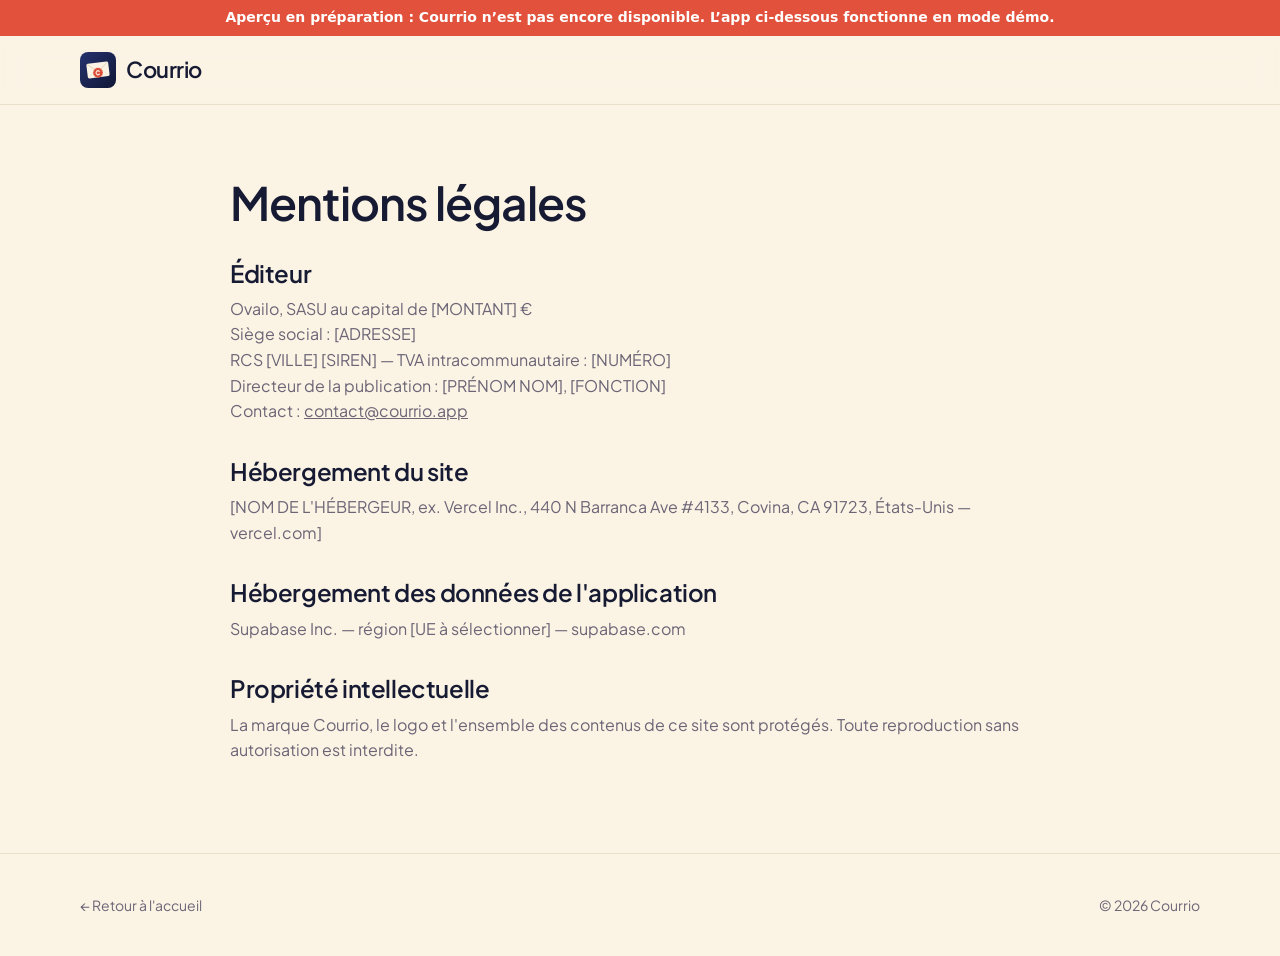
<file: mentions-legales.html>
<!doctype html>
<html lang="fr">
<head>
  <meta name="robots" content="noindex, nofollow">
  <meta charset="utf-8">
  <meta name="viewport" content="width=device-width, initial-scale=1">
  <title>Mentions légales — Courrio</title>
  <link rel="icon" href="assets/logo.svg" type="image/svg+xml">
  <link href="https://fonts.googleapis.com/css2?family=Plus+Jakarta+Sans:wght@400;600;700;800&display=swap" rel="stylesheet">
  <link rel="stylesheet" href="assets/style.css">
</head>
<body>
<div style="background:#E2513B;color:#fff;text-align:center;padding:8px 12px;font:600 14px/1.4 system-ui,sans-serif">Aperçu en préparation : Courrio n’est pas encore disponible. L’app ci-dessous fonctionne en mode démo.</div>
  <header class="nav"><div class="container"><a class="brand" href="./"><img src="assets/logo.svg" alt="">Courrio</a></div></header>
  <main class="container legal">
    <h1>Mentions légales</h1>
    <h2>Éditeur</h2>
    <p>Ovailo, SASU au capital de [MONTANT] €<br>
      Siège social : [ADRESSE]<br>
      RCS [VILLE] [SIREN] — TVA intracommunautaire : [NUMÉRO]<br>
      Directeur de la publication : [PRÉNOM NOM], [FONCTION]<br>
      Contact : <a href="mailto:contact@courrio.app">contact@courrio.app</a></p>
    <h2>Hébergement du site</h2>
    <p>[NOM DE L'HÉBERGEUR, ex. Vercel Inc., 440 N Barranca Ave #4133, Covina, CA 91723, États-Unis — vercel.com]</p>
    <h2>Hébergement des données de l'application</h2>
    <p>Supabase Inc. — région [UE à sélectionner] — supabase.com</p>
    <h2>Propriété intellectuelle</h2>
    <p>La marque Courrio, le logo et l'ensemble des contenus de ce site sont protégés. Toute reproduction sans autorisation est interdite.</p>
  </main>
  <footer><div class="container"><a href="./">← Retour à l'accueil</a><span>© 2026 Courrio</span></div></footer>
</body>
</html>
</file>
<file: assets/style.css>
:root {
  --encre: #1b2550;
  --encre-deep: #0f1636;
  --encre-soft: #e8eaf5;
  --cire: #e2513b;
  --amber: #f2a33a;
  --coral: #d9415a;
  --bg: #fbf3e4;
  --surface: #ffffff;
  --surface-alt: #f5ebd9;
  --border: #eadfc8;
  --text: #161b33;
  --muted: #6b6576;
  --shadow: 0 20px 60px -20px rgba(27, 37, 80, 0.35);
  --radius: 8px;
  color-scheme: light;
}

@media (prefers-color-scheme: dark) {
  :root {
    --bg: #0a0f2a;
    --surface: #141a3a;
    --surface-alt: #1c2350;
    --border: #273061;
    --text: #f7f1e6;
    --muted: #a9adc8;
    --encre-soft: #232b5a;
    --shadow: 0 20px 60px -20px rgba(0, 0, 0, 0.6);
    color-scheme: dark;
  }
}

* { box-sizing: border-box; margin: 0; padding: 0; }
html { scroll-behavior: smooth; }
body {
  font-family: 'Plus Jakarta Sans', system-ui, -apple-system, 'Segoe UI', Roboto, sans-serif;
  background: var(--bg);
  color: var(--text);
  line-height: 1.6;
  -webkit-font-smoothing: antialiased;
  overflow-x: hidden;
}
a { color: inherit; }
img { max-width: 100%; display: block; }
.container { width: min(1120px, 100% - 32px); margin-inline: auto; }

/* Nav */
.nav { position: sticky; top: 0; z-index: 20; backdrop-filter: blur(14px); background: color-mix(in srgb, var(--bg) 82%, transparent); border-bottom: 1px solid var(--border); }
.nav .container { display: flex; align-items: center; gap: 24px; height: 68px; }
.brand { display: flex; align-items: center; gap: 10px; font-weight: 600; font-size: 22px; text-decoration: none; letter-spacing: -0.5px; }
.brand img { width: 36px; height: 36px; }
.nav-links { display: flex; gap: 22px; margin-left: auto; }
.nav-links a { text-decoration: none; color: var(--muted); font-weight: 600; font-size: 15px; }
.nav-links a:hover { color: var(--text); }
@media (max-width: 760px) { .nav-links { display: none; } .nav .btn { margin-left: auto; } }

/* Buttons */
.btn { display: inline-flex; align-items: center; justify-content: center; gap: 10px; padding: 14px 22px; border-radius: 6px; font-weight: 600; font-size: 16px; text-decoration: none; border: 0; cursor: pointer; transition: transform 0.15s ease, box-shadow 0.15s ease; }
.btn:hover { transform: translateY(-2px); }
.btn-primary { background: var(--encre); color: #fff; box-shadow: 0 12px 30px -10px rgba(27, 37, 80, 0.7); }
.btn-ghost { background: var(--encre-soft); color: var(--encre); }
@media (prefers-color-scheme: dark) { .btn-ghost { color: #f2a08f; } }
.btn-small { padding: 10px 16px; font-size: 14px; border-radius: 6px; }

.store { display: inline-flex; align-items: center; gap: 12px; padding: 10px 18px; border-radius: 6px; background: #0a0f2a; color: #fff; text-decoration: none; border: 1px solid rgba(255, 255, 255, 0.15); min-width: 180px; }
.store svg { width: 26px; height: 26px; flex-shrink: 0; }
.store small { display: block; font-size: 11px; opacity: 0.8; line-height: 1.1; }
.store strong { display: block; font-size: 18px; line-height: 1.2; }

/* Hero */
.hero { padding: 72px 0 40px; position: relative; }
.hero::before { content: ''; position: absolute; inset: -200px -10% auto auto; width: 620px; height: 620px; background: radial-gradient(circle, rgba(226, 81, 59, 0.22), transparent 65%); pointer-events: none; }
.hero .container { display: grid; grid-template-columns: 1.1fr 0.9fr; gap: 48px; align-items: center; }
@media (max-width: 900px) { .hero .container { grid-template-columns: 1fr; } .hero { padding-top: 40px; } }
.eyebrow { display: inline-flex; align-items: center; gap: 8px; padding: 6px 14px; border-radius: 4px; background: var(--encre-soft); color: var(--encre); font-weight: 600; font-size: 14px; }
@media (prefers-color-scheme: dark) { .eyebrow { color: #f2a08f; } }
h1 { font-size: clamp(40px, 7vw, 68px); line-height: 1.02; letter-spacing: -1px; font-weight: 600; margin: 18px 0; }
h1 em { font-style: normal; background: linear-gradient(120deg, var(--encre), #7a3f6e 60%, var(--cire)); -webkit-background-clip: text; background-clip: text; color: transparent; }
@media (prefers-color-scheme: dark) { h1 em { background-image: linear-gradient(120deg, #f7f1e6, #f2a08f 55%, var(--cire)); } }
.lead { font-size: clamp(18px, 2.2vw, 21px); color: var(--muted); max-width: 560px; }
.cta-row { display: flex; flex-wrap: wrap; gap: 12px; margin-top: 28px; }
.trust { display: flex; flex-wrap: wrap; gap: 18px; margin-top: 22px; color: var(--muted); font-size: 14px; font-weight: 600; }

/* Phone mockup with motion */
.phone { width: min(330px, 100%); margin-inline: auto; aspect-ratio: 9 / 19; border-radius: 46px; background: #0a0f2a; padding: 12px; box-shadow: var(--shadow), 0 0 0 2px rgba(255, 255, 255, 0.06) inset; position: relative; }
.screen { width: 100%; height: 100%; border-radius: 36px; background: #fbf3e4; overflow: hidden; position: relative; color: #161b33; }
.screen .letter { position: absolute; inset: 40px 26px auto; height: 300px; background: #fff; border-radius: 6px; padding: 20px; box-shadow: 0 10px 30px -12px rgba(22, 27, 51, 0.25); animation: letterOut 9s infinite; }
.letter .l { height: 9px; border-radius: 5px; background: #eadfc8; margin-bottom: 12px; }
.letter .l.h { width: 55%; height: 13px; background: #e5d6bc; }
.letter .stamp { position: absolute; right: 18px; top: 18px; width: 46px; height: 46px; border-radius: 6px; border: 2px dashed #d9415a; opacity: 0.6; }
.beam { position: absolute; left: 26px; right: 26px; top: 40px; height: 46px; background: linear-gradient(transparent, rgba(226, 81, 59, 0.65), transparent); animation: scan 9s infinite; }
.result { position: absolute; inset: 30px 18px; display: flex; flex-direction: column; gap: 10px; }
.card { background: #fff; border-radius: 6px; padding: 14px; box-shadow: 0 8px 22px -12px rgba(22, 27, 51, 0.3); opacity: 0; transform: translateY(18px); animation: cardIn 9s infinite; font-size: 13px; line-height: 1.4; }
.card b { display: block; font-size: 14px; margin-bottom: 2px; }
.card:nth-child(2) { animation-delay: 0.25s; }
.card:nth-child(3) { animation-delay: 0.5s; }
.card:nth-child(4) { animation-delay: 0.75s; }
.pill { display: inline-block; font-weight: 600; font-size: 11px; padding: 3px 9px; border-radius: 4px; margin-bottom: 6px; }
.pill.red { background: #ffe3e4; color: #e03e44; }
.pill.green { background: #d9f7ee; color: #0f9b77; }
.amount { font-size: 22px; font-weight: 600; color: #1b2550; }
@keyframes scan { 0%, 4% { transform: translateY(0); opacity: 0; } 8% { opacity: 1; } 30% { transform: translateY(250px); opacity: 1; } 36%, 100% { transform: translateY(250px); opacity: 0; } }
@keyframes letterOut { 0%, 34% { opacity: 1; transform: scale(1); } 40%, 92% { opacity: 0; transform: scale(0.92); } 100% { opacity: 1; transform: scale(1); } }
@keyframes cardIn { 0%, 38% { opacity: 0; transform: translateY(18px); } 44%, 90% { opacity: 1; transform: translateY(0); } 96%, 100% { opacity: 0; transform: translateY(-8px); } }
@media (prefers-reduced-motion: reduce) { .beam, .letter, .card { animation: none; } .letter, .beam { display: none; } .card { opacity: 1; transform: none; } }

/* Sections */
section { padding: 72px 0; }
.section-title { text-align: center; max-width: 760px; margin: 0 auto 44px; }
h2 { font-size: clamp(30px, 4.5vw, 44px); line-height: 1.1; letter-spacing: -0.6px; font-weight: 600; margin-bottom: 14px; }
.section-title p { color: var(--muted); font-size: 18px; }

.stats { display: grid; grid-template-columns: repeat(3, 1fr); gap: 16px; }
@media (max-width: 760px) { .stats { grid-template-columns: 1fr; } }
.stat { background: var(--surface); border: 1px solid var(--border); border-radius: var(--radius); padding: 26px; }
.stat strong { display: block; font-size: 44px; font-weight: 600; letter-spacing: -1.5px; color: var(--encre); }
@media (prefers-color-scheme: dark) { .stat strong { color: #f2a08f; } }
.stat span { color: var(--muted); }
.source { text-align: center; color: var(--muted); font-size: 13px; margin-top: 14px; }

.steps { display: grid; grid-template-columns: repeat(3, 1fr); gap: 18px; counter-reset: step; }
@media (max-width: 860px) { .steps { grid-template-columns: 1fr; } }
.step { background: var(--surface); border: 1px solid var(--border); border-radius: var(--radius); padding: 28px; position: relative; }
.step::before { counter-increment: step; content: counter(step); display: grid; place-items: center; width: 40px; height: 40px; border-radius: 6px; background: var(--encre); color: #fff; font-weight: 600; margin-bottom: 16px; }
.step h3, .feature h3 { font-size: 20px; margin-bottom: 6px; letter-spacing: -0.3px; }
.step p, .feature p { color: var(--muted); }

.features { display: grid; grid-template-columns: repeat(3, 1fr); gap: 18px; }
@media (max-width: 960px) { .features { grid-template-columns: repeat(2, 1fr); } }
@media (max-width: 620px) { .features { grid-template-columns: 1fr; } }
.feature { background: var(--surface); border: 1px solid var(--border); border-radius: var(--radius); padding: 26px; transition: transform 0.2s ease, box-shadow 0.2s ease; }
.feature:hover { transform: translateY(-4px); box-shadow: var(--shadow); }
.feature .ico { color: var(--encre); width: 56px; height: 56px; display: grid; place-items: center; border-radius: 6px; background: var(--encre-soft); margin-bottom: 14px; }

.chips { display: flex; flex-wrap: wrap; gap: 10px; justify-content: center; }
.chip { padding: 10px 16px; border-radius: 4px; background: var(--surface); border: 1px solid var(--border); font-weight: 600; }

.band { background: linear-gradient(135deg, var(--encre), var(--encre-deep)); color: #fff; border-radius: 10px; padding: 56px; display: grid; grid-template-columns: 1fr 1fr; gap: 40px; align-items: center; position: relative; overflow: hidden; }
.band::after { content: none; }
.band p { color: rgba(255, 255, 255, 0.85); font-size: 18px; }
.band h2 { color: #fff; }
.langs { display: flex; flex-wrap: wrap; gap: 10px; position: relative; z-index: 1; }
.langs span { background: rgba(255, 255, 255, 0.14); border: 1px solid rgba(255, 255, 255, 0.25); padding: 10px 16px; border-radius: 6px; font-weight: 600; }
@media (max-width: 860px) { .band { grid-template-columns: 1fr; padding: 36px 24px; } }

.pricing { display: grid; grid-template-columns: repeat(3, 1fr); gap: 18px; align-items: stretch; }
@media (max-width: 960px) { .pricing { grid-template-columns: 1fr; max-width: 480px; margin-inline: auto; } }
.plan { background: var(--surface); border: 1px solid var(--border); border-radius: var(--radius); padding: 30px; display: flex; flex-direction: column; gap: 14px; position: relative; }
.plan.best { border: 2.5px solid var(--encre); box-shadow: var(--shadow); }
.plan .tag { position: absolute; top: -14px; left: 50%; transform: translateX(-50%); background: var(--cire); color: #fff; font-weight: 600; font-size: 13px; padding: 5px 14px; border-radius: 4px; white-space: nowrap; }
.plan .price { font-size: 42px; font-weight: 600; letter-spacing: -1.5px; }
.plan .price small { font-size: 16px; color: var(--muted); font-weight: 600; letter-spacing: 0; }
.plan ul { list-style: none; display: grid; gap: 10px; flex: 1; }
.plan li::before { content: '—'; color: var(--cire); margin-right: 10px; }
.plan .muted { color: var(--muted); font-size: 14px; }

.faq { max-width: 820px; margin-inline: auto; display: grid; gap: 12px; }
details { background: var(--surface); border: 1px solid var(--border); border-radius: 6px; padding: 18px 22px; }
summary { cursor: pointer; font-weight: 600; font-size: 17px; list-style: none; display: flex; justify-content: space-between; gap: 12px; }
summary::after { content: '+'; color: var(--encre); font-size: 22px; line-height: 1; }
details[open] summary::after { content: '–'; }
details p { color: var(--muted); margin-top: 10px; }

.final { text-align: center; }
.final .cta-row { justify-content: center; }

footer { border-top: 1px solid var(--border); padding: 40px 0; color: var(--muted); font-size: 14px; }
footer .container { display: flex; flex-wrap: wrap; gap: 24px; justify-content: space-between; align-items: center; }
footer nav { display: flex; flex-wrap: wrap; gap: 18px; }
footer a { text-decoration: none; }
footer a:hover { color: var(--text); }
.socials { display: flex; gap: 12px; }
.socials a { width: 40px; height: 40px; display: grid; place-items: center; border-radius: 6px; background: var(--surface); border: 1px solid var(--border); }
.socials svg { width: 18px; height: 18px; fill: currentColor; }

/* Reveal on scroll */
.reveal { opacity: 0; transform: translateY(24px); transition: opacity 0.7s ease, transform 0.7s ease; }
.reveal.in { opacity: 1; transform: none; }
@media (prefers-reduced-motion: reduce) { .reveal { opacity: 1; transform: none; transition: none; } }

/* Legal pages */
.legal { max-width: 820px; margin: 0 auto; padding: 56px 0 80px; }
.legal h1 { font-size: clamp(32px, 5vw, 46px); letter-spacing: -1px; }
.legal h2 { font-size: 24px; letter-spacing: -0.4px; margin: 34px 0 10px; }
.legal p, .legal li { color: var(--muted); margin-bottom: 10px; }
.legal ul { padding-left: 22px; }
.legal .note { background: var(--encre-soft); border-radius: 6px; padding: 14px 18px; color: var(--text); font-size: 15px; }
.legal table { width: 100%; border-collapse: collapse; margin: 12px 0; font-size: 15px; }
.legal th, .legal td { border: 1px solid var(--border); padding: 10px; text-align: left; vertical-align: top; color: var(--muted); }
.legal th { color: var(--text); background: var(--surface); }

.feature .ico svg { width: 26px; height: 26px; }
@media (prefers-color-scheme: dark) { .feature .ico { color: #f2a08f; } }
</file>
